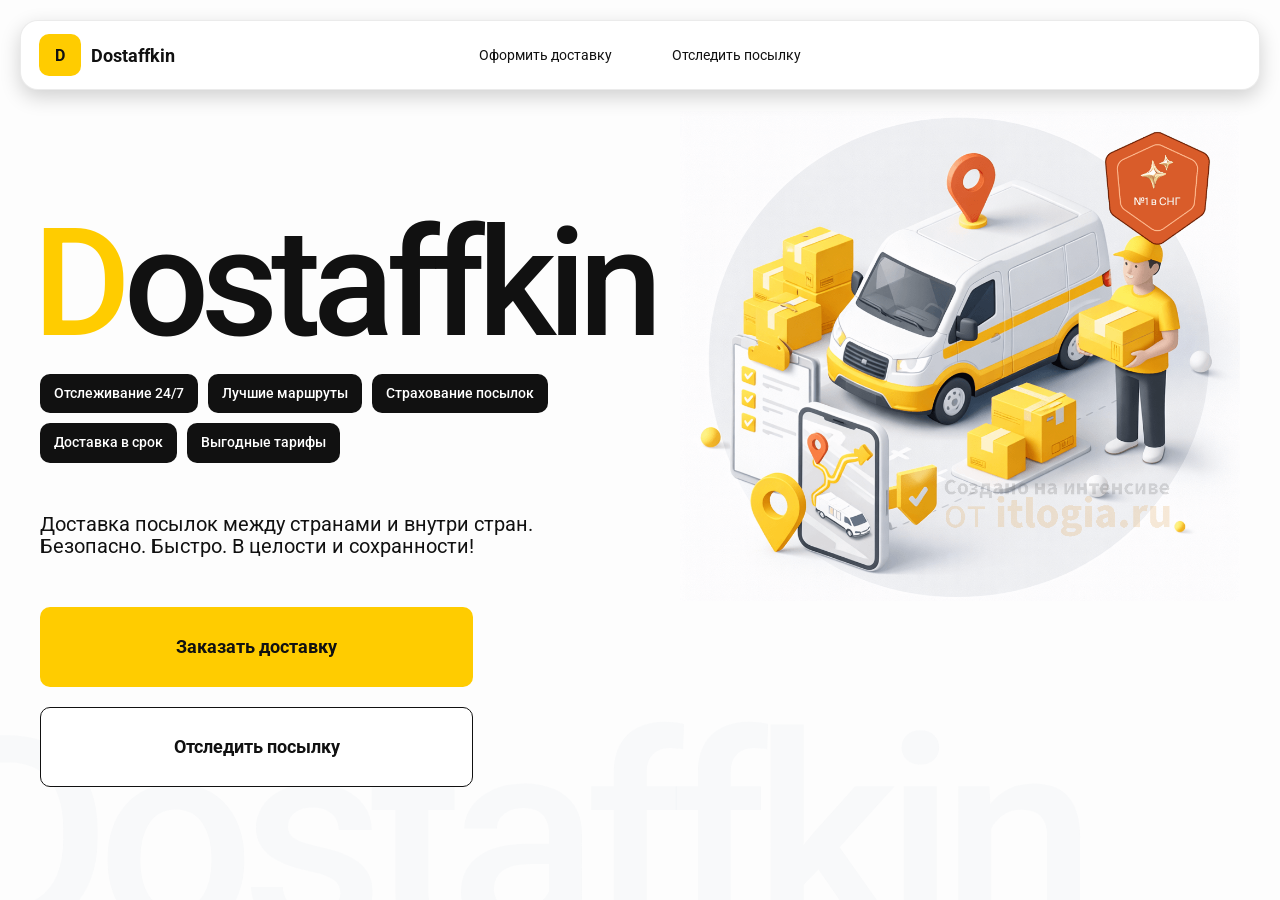
<file: index.html>
<!doctype html>
<html lang="ru">

<head>
    <meta charset="utf-8" />
    <meta name="viewport" content="width=device-width,initial-scale=1,maximum-scale=1,user-scalable=0" />
    <title>Dostaffkin — Доставка посылок между странами и внутри стран. Безопасно. Быстро. В целости и сохранности!
    </title>
    <link rel="stylesheet" href="styles/base.css">
    <link rel="stylesheet" href="styles/base_adaptiv.css">
    <link rel="stylesheet" href="styles/index.css">
    <link rel="stylesheet" href="styles/index_adaptiv.css">

</head>

<body>
    <div class="container">
        <header class="header">
            <a class="header-brand" href="#">
                <div class="header-logo">D</div>
                <div class="header-title">Dostaffkin</div>
            </a>
            <nav class="header-menu">
                <a class="header-link" href="./order.html">Оформить <span>доставку</span></a>
                <a class="header-link" href="./track.html">Отследить <span>посылку</span></a>
            </nav>
        </header>
        <main class="main">
            <section class="main-info">
                <div class="main-title">
                    <span>D</span>ostaffkin
                </div>
                <div class="main-features">
                    <div class="main-feature">Отслеживание 24/7</div>
                    <div class="main-feature">Лучшие маршруты</div>
                    <div class="main-feature">Страхование посылок</div>
                    <div class="main-feature">Доставка в срок</div>
                    <div class="main-feature">Выгодные тарифы</div>
                </div>
                <div class="main-description">
                    Доставка посылок между странами и внутри стран.
                    Безопасно. Быстро. В целости и сохранности!
                </div>
                <div class="main-actions">
                    <a class="button" type="button" href="./order.html">Заказать доставку</a>
                    <a class="button button-white" type="button" href="./track.html">Отследить посылку</a>
                </div>
            </section>
            <div class="main-title-ghost">Dostaffkin</div>
            <section class="main-image">
                <img src="images/main-image.png" alt="Main image" />
            </section>
        </main>
    </div>

</body>

</html>
</file>
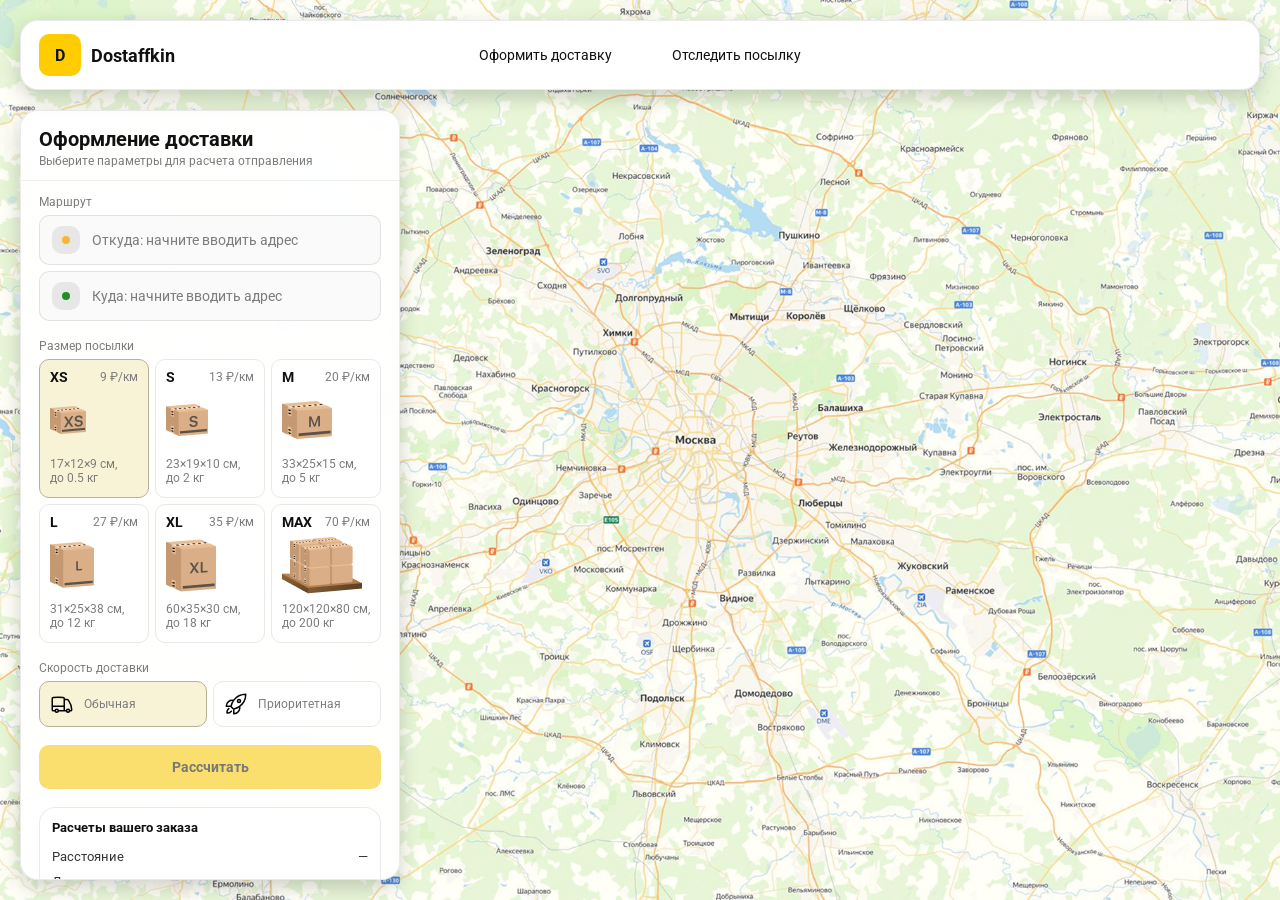
<file: order.html>
<!doctype html>
<html lang="ru">

<head>
    <meta charset="utf-8" />
    <meta name="viewport" content="width=device-width,initial-scale=1,maximum-scale=1,user-scalable=0" />
    <title>Оформление доставки</title>

    <link rel="stylesheet" href="styles/base.css" />
    <link rel="stylesheet" href="styles/base_adaptiv.css" />

    <link rel="stylesheet" href="styles/order.css" />
    <link rel="stylesheet" href="styles/order_adaptiv.css" />
</head>

<body>
    <div id="map"></div>
    <header class="header">
        <a class="header-brand" href="./index.html">
            <div class="header-logo">D</div>
            <div class="header-title">Dostaffkin</div>
        </a>
        <nav class="header-menu">
            <a class="header-link" href="#">Оформить <span>доставку</span></a>
            <a class="header-link" href="./track.html">Отследить <span>посылку</span></a>
        </nav>
    </header>
    <aside class="main" id="sidebar">
        <div class="main-header">
            <div class="main-title">Оформление доставки</div>
            <div class="main-text">Выберите параметры для расчета отправления</div>
        </div>
        <div class="main-content">
            <div class="main-route">
                <div class="main-block-title">Маршрут</div>
                <div class="main-fields">
                    <div class="main-field" id="fromField">
                        <div class="main-pin"></div>
                        <input id="from" placeholder="Откуда: начните вводить адрес" autocomplete="off" />
                        <div class="main-ac" id="fromAc" role="listbox" aria-label="Подсказки адресов"></div>
                    </div>

                    <div class="main-field" id="toField">
                        <div class="main-pin"></div>
                        <input id="to" placeholder="Куда: начните вводить адрес" autocomplete="off" />
                        <div class="main-ac" id="toAc" role="listbox" aria-label="Подсказки адресов"></div>
                    </div>
                </div>
            </div>
            <div class="main-package">
                <div class="main-block-title">Размер посылки</div>

                <div class="main-sizes">
                    <div class="main-size-card is-active" data-value="xs">
                        <div class="main-size-top">
                            <div class="main-size-label">XS</div>
                            <div class="main-size-rate">9 ₽/км</div>
                        </div>
                        <div class="main-size-media">
                            <img src="images/sizes/xs.png" alt="Короб XS" />
                        </div>
                        <div class="main-size-description">17×12×9 см,<br>до 0.5 кг</div>
                    </div>

                    <div class="main-size-card" data-value="s">
                        <div class="main-size-top">
                            <div class="main-size-label">S</div>
                            <div class="main-size-rate">13 ₽/км</div>
                        </div>
                        <div class="main-size-media">
                            <img src="images/sizes/s.png" alt="Короб S" />
                        </div>
                        <div class="main-size-description">23×19×10 см,<br>до 2 кг</div>
                    </div>

                    <div class="main-size-card" data-value="m">
                        <div class="main-size-top">
                            <div class="main-size-label">M</div>
                            <div class="main-size-rate">20 ₽/км</div>
                        </div>
                        <div class="main-size-media">
                            <img src="images/sizes/m.png" alt="Короб M" />
                        </div>
                        <div class="main-size-description">33×25×15 см,<br>до 5 кг</div>
                    </div>

                    <div class="main-size-card" data-value="l">
                        <div class="main-size-top">
                            <div class="main-size-label">L</div>
                            <div class="main-size-rate">27 ₽/км</div>
                        </div>
                        <div class="main-size-media">
                            <img src="images/sizes/l.png" alt="Короб L" />
                        </div>
                        <div class="main-size-description">31×25×38 см,<br>до 12 кг</div>
                    </div>

                    <div class="main-size-card" data-value="xl">
                        <div class="main-size-top">
                            <div class="main-size-label">XL</div>
                            <div class="main-size-rate">35 ₽/км</div>
                        </div>
                        <div class="main-size-media">
                            <img src="images/sizes/xl.png" alt="Короб XL" />
                        </div>
                        <div class="main-size-description">60×35×30 см,<br>до 18 кг</div>
                    </div>

                    <div class="main-size-card" data-value="max">
                        <div class="main-size-top">
                            <div class="main-size-label">MAX</div>
                            <div class="main-size-rate">70 ₽/км</div>
                        </div>
                        <div class="main-size-media main-size-media-palleta">
                            <img src="images/sizes/max.png" alt="Паллета" />
                        </div>
                        <div class="main-size-description">120×120×80 см,<br>до 200 кг</div>
                    </div>
                </div>
            </div>
            <div class="main-speed">
                <div class="main-block-title">Скорость доставки</div>

                <div class="main-speeds">
                    <div class="main-speed-card is-active" data-value="regular">
                        <img class="main-speed-media" src="images/icons/regular.svg" alt="Regular" />
                        <div class="main-speed-description">Обычная</div>
                    </div>
                    <div class="main-speed-card" data-value="fast">
                        <img class="main-speed-media" src="images/icons/fast.svg" alt="Fast" />
                        <div class="main-speed-description">Приоритетная</div>
                    </div>

                </div>
            </div>
            <div class="main-calculate-block">
                <button id="calc" class="button calculate-button" type="button" disabled>Рассчитать</button>
            </div>
            <div class="main-result" id="result">
                <div class="main-result-title">Расчеты вашего заказа</div>
                <div class="main-result-lines">
                    <div class="main-result-line"><span>Расстояние</span><span id="distanceValue">—</span></div>
                    <div class="main-result-line"><span>Доставим через</span><span id="durationValue">—</span></div>
                    <div class="main-result-line"><span>Тариф</span><span id="rateValue">—</span></div>
                </div>
                <div class="main-price">
                    <div class="main-price-label">Итого</div>
                    <div class="main-price-value" id="totalValue">—</div>
                </div>
            </div>
            <div class="main-order-box">
                <div class="main-order-form" id="orderForm">
                    <div class="main-order-title">Оформление доставки</div>
                    <div class="main-block-info-row">
                        <div class="main-block-title">Контакты</div>
                        <div class="order-fields">
                            <div class="main-field">
                                <input id="customerName" placeholder="Ваше имя" autocomplete="off" />
                            </div>
                            <div class="main-field">
                                <input id="customerPhone" placeholder="Ваш телефон" autocomplete="off"
                                    inputmode="tel" />
                            </div>
                        </div>
                    </div>
                    <div class="main-block-info-row extra-info">
                        <div class="main-block-title">Дополнительная информация</div>
                        <div class="main-field textarea">
                            <textarea id="comment" placeholder="Детали доставки и комментарии"></textarea>
                        </div>
                    </div>
                    <button id="submit" class="button main-submit-request" type="button" disabled>Отправить
                        заявку
                    </button>
                </div>

                <div class="main-order-success" id="orderSuccess">
                    <div class="main-success-icon">✓</div>
                    <div class="main-success-title">Заявка отправлена!</div>
                    <div class="main-success-title">Номер отправления – <span id="orderId"></span></div>
                    <div class="main-success-subtitle">Мы скоро свяжемся с вами</div>
                </div>
            </div>
        </div>

    </aside>


</body>

</html>
</file>
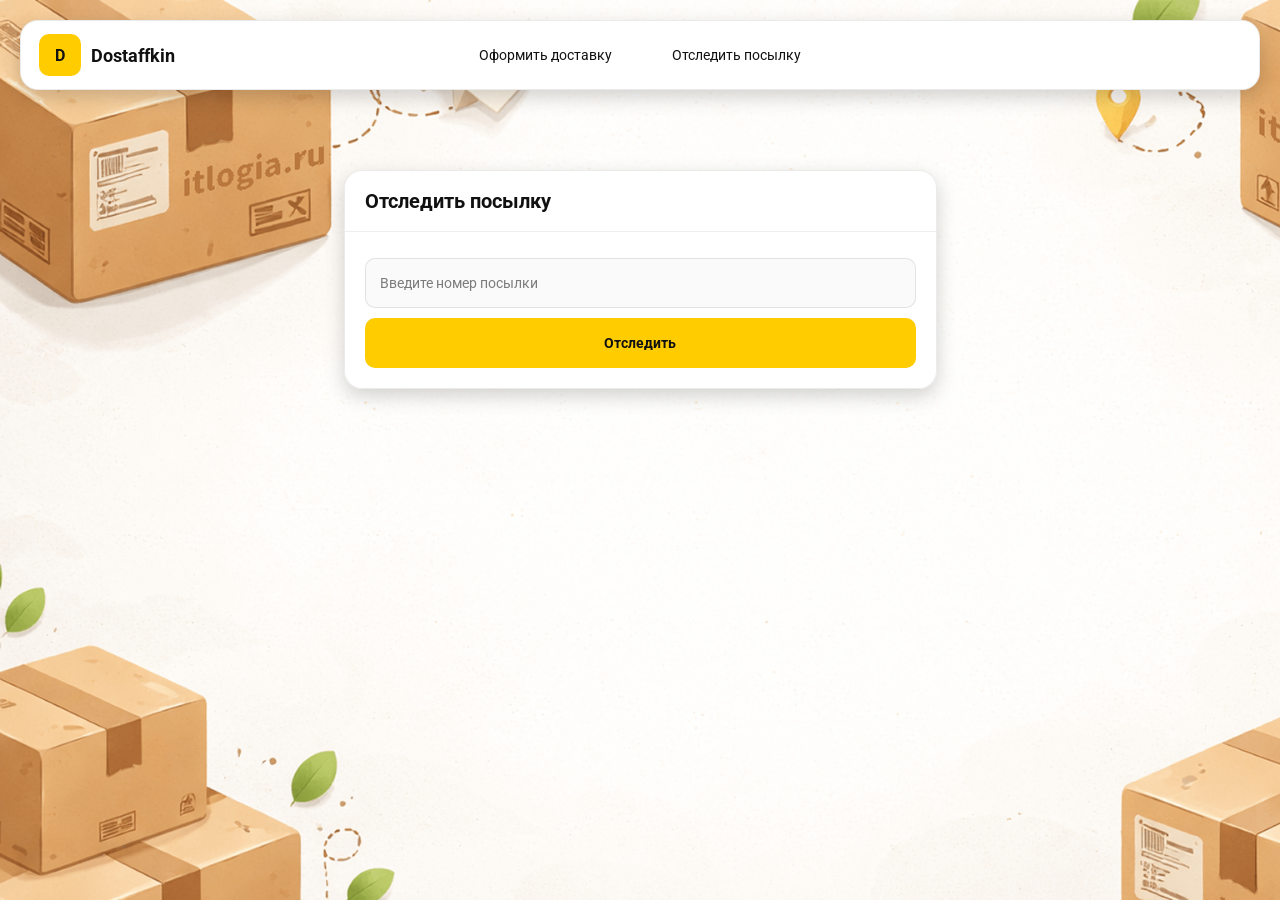
<file: track.html>
<!doctype html>
<html lang="ru">

<head>
    <meta charset="utf-8" />
    <meta name="viewport" content="width=device-width,initial-scale=1,maximum-scale=1,user-scalable=0" />
    <title>Отследить посылку</title>
    <link rel="stylesheet" href="styles/base.css" />
    <link rel="stylesheet" href="styles/base_adaptiv.css" />

    <link rel="stylesheet" href="styles/track.css" />
    <link rel="stylesheet" href="styles/track_adaptiv.css" />
</head>

<body>
    <div class="container">
        <header class="header">
            <a class="header-brand" href="./index.html">
                <div class="header-logo">D</div>
                <div class="header-title">Dostaffkin</div>
            </a>
            <nav class="header-menu">
                <a class="header-link" href="./order.html">Оформить <span>доставку</span></a>
                <a class="header-link" href="#">Отследить <span>посылку</span></a>
            </nav>
        </header>
        <main class="track-content">
            <section class="track-card track-search">
                <div class="track-title">Отследить посылку</div>
                <div class="track-action">
                    <div class="main-field track-field">
                        <input id="trackNumber" placeholder="Введите номер посылки" autocomplete="off" />
                    </div>
                    <button id="trackButton" class="button track-button" type="button">Отследить</button>
                </div>
            </section>
            <section class="track-card track-result" id="trackResult">
                <div class="track-result-header">
                    <div class="track-id" id="trackIdValue"></div>
                    <div class="track-routes">
                        <div class="track-route">
                            <div class="track-route-pin">
                                <svg xmlns="http://www.w3.org/2000/svg" fill="none" viewBox="0 0 24 24"
                                    stroke-width="1.5" stroke="orange" class="size-6">
                                    <path stroke-linecap="round" stroke-linejoin="round"
                                        d="M15 10.5a3 3 0 1 1-6 0 3 3 0 0 1 6 0Z" />
                                    <path stroke-linecap="round" stroke-linejoin="round"
                                        d="M19.5 10.5c0 7.142-7.5 11.25-7.5 11.25S4.5 17.642 4.5 10.5a7.5 7.5 0 1 1 15 0Z" />
                                </svg>
                            </div>
                            <div class="track-route-address" id="trackFromValue">
                                Откуда: Москва, улица Арбат, 1
                            </div>
                        </div>
                        <div class="track-route track-route-arrow">
                            <svg xmlns="http://www.w3.org/2000/svg" fill="none" viewBox="0 0 24 24" stroke-width="1.5"
                                stroke="currentColor" class="size-6">
                                <path stroke-linecap="round" stroke-linejoin="round"
                                    d="M19.5 13.5 12 21m0 0-7.5-7.5M12 21V3" />
                            </svg>
                        </div>
                        <div class="track-route">
                            <div class="track-route-pin">
                                <svg xmlns="http://www.w3.org/2000/svg" fill="none" viewBox="0 0 24 24"
                                    stroke-width="1.5" stroke="green" class="size-6">
                                    <path stroke-linecap="round" stroke-linejoin="round"
                                        d="M15 10.5a3 3 0 1 1-6 0 3 3 0 0 1 6 0Z" />
                                    <path stroke-linecap="round" stroke-linejoin="round"
                                        d="M19.5 10.5c0 7.142-7.5 11.25-7.5 11.25S4.5 17.642 4.5 10.5a7.5 7.5 0 1 1 15 0Z" />
                                </svg>
                            </div>
                            <div class="track-route-address" id="trackToValue">
                                Куда: Минск, проспект Независимости, 58
                            </div>
                        </div>
                    </div>
                </div>
                <div class="track-info">
                    <div class="track-status-title">Статус данной посылки:</div>
                    <div class="track-status-list" id="trackStatusList">


                        <div class="track-status created">
                            <img src="images/icons/created.svg" class="track-status-icon" alt="Created">
                            <div class="track-status-text">
                                <div class="track-status-text-state">Создан</div>
                                <div class="track-status-text-date">10.01.2026</div>
                            </div>
                        </div>

                        <div class="track-status in-way">
                            <img src="images/icons/in-way.svg" class="track-status-icon" alt="In way">
                            <div class="track-status-text">
                                <div class="track-status-text-state">В пути: Москва</div>
                                <div class="track-status-text-date">18.01.2026</div>
                            </div>
                        </div>

                        <div class="track-status ready">
                            <img src="images/icons/ready.svg" class="track-status-icon" alt="Ready">
                            <div class="track-status-text">
                                <div class="track-status-text-state">Готов к выдаче</div>
                                <div class="track-status-text-date">25.01.2026</div>
                            </div>
                        </div>

                        <div class="track-status done">
                            <img src="images/icons/done.svg" class="track-status-icon" alt="Done">
                            <div class="track-status-text">
                                <div class="track-status-text-state">Вручен</div>
                                <div class="track-status-text-date">27.01.2026</div>
                            </div>
                        </div>

                    </div>
                </div>
            </section>
        </main>
    </div>
</body>

</html>
</file>
<file: styles/base.css>
*, *::before, *::after {
    box-sizing: border-box;
}

@font-face {
    font-family: "Roboto";
    src: url("../fonts/Roboto-Regular.ttf");
    font-weight: normal;
}

@font-face {
    font-family: "Roboto";
    src: url("../fonts/Roboto-Bold.ttf");
    font-weight: bold;
}

@font-face {
    font-family: "Roboto";
    src: url("../fonts/Roboto-Medium.ttf");
    font-weight: 500;
}

html, body {
    margin: 0;
    color: #111111;
    font-family: "Roboto", sans-serif;
}

body {
    background: #FDFDFD;
}

.header {
    border-radius: 18px;
    box-shadow: 0 7px 20px 0 #0000002E;
    backdrop-filter: blur(10px);
    background: #ffffff;
    left: 20px;
    border: 1px solid rgba(0, 0, 0, 0.08);
    position: fixed;
    right: 20px;
    top: 20px;
    padding: 14px 18px;
    height: 70px;
    display: flex;
    align-items: center;
    z-index: 6;
}

.header-brand {
    display: flex;
    align-items: center;
    text-decoration: none;
    gap: 10px;
}

.header-logo {
    width: 42px;
    height: 42px;
    border-radius: 10px;
    background: #FFCC00;
    display: grid;
    place-items: center;
    font-weight: bold;
    color: #111;
}

.header-title {
    font-size: 18px;
    font-weight: bold;
    color: #111111;
    text-decoration: none;
}

.header-menu {
    display: flex;
    align-items: center;
    gap: 60px;
    margin: 0;
    position: absolute;
    left: 50%;
    transform: translateX(-50%);
}

.header-link {
    font-size: 14px;
    color: #111111;
    text-decoration: none;
}

.main-actions {
    margin-top: 50px;
    display: flex;
    flex-direction: column;
    gap: 20px;
}

.main-actions .button {
    height: 80px;
    width: 433px;
    font-size: 18px;
    font-weight: bold;
    place-items: center;
    display: grid;
}

.button {
    border: 0;
    outline: none;
    height: 44px;
    border-radius: 10px;
    font-size: 14px;
    font-weight: bold;
    cursor: pointer;
    font-family: inherit;
    transition: transform .08s ease, opacity .12s ease;
    background: #ffcc00;
    color: #111111;
    text-align: center;
    text-decoration: none;
}

.button:hover {
    background-color: #E5BC19;
}

.button:disabled {
    cursor: not-allowed;
    background-color: #FADE6E;
    color: #787878;
    transform: none;
}

.button.button-white {
    background: #ffffff;
    border: 1px solid #111111;
}

.button.button-white:hover {
    background: rgb(241 241 241);
}

.main-field {
    display: flex;
    align-items: center;
    margin-top: 6px;
    gap: 10px;
    border: 1px solid #1111111A;
    background: #FAFAFA;
    border-radius: 10px;
    padding: 10px 12px;
    position: relative;
    box-sizing: border-box;
    height: 50px;
}

.main-field.textarea {
    height: auto;
}

.main-pin {
    width: 28px;
    height: 28px;
    border-radius: 10px;
    background: rgba(17, 17, 17, 0.08);
    display: grid;
    place-items: center;
    flex: 0 0 auto;
    position: relative;
}

.main-pin::before {
    content: "";
    width: 8px;
    height: 8px;
    border-radius: 999px;
    background: orange;
    opacity: .75;
    display: block;
}

.main-field:last-child .main-pin::before {
    background: green;
    opacity: .85;
}

input, textarea {
    width: 100%;
    border: 0;
    outline: none;
    background: transparent;
    font-size: 14px;
    color: #111111;
    font-family: inherit;
}

textarea {
    resize: vertical;
    min-height: 72px;
    padding: 2px 0;
}

input::placeholder, textarea::placeholder {
    color: #7C7C7C;
}

.main-field:focus-within {
    border-color: rgba(0, 0, 0, 0.20);
    box-shadow: 0 0 0 4px rgba(255, 204, 0, 0.35);
    background: rgba(255, 255, 255, 0.75);
}
</file>
<file: styles/base_adaptiv.css>
@media (max-width: 767px) {
    .header {
        left: 10px;
        right: 10px;
        top: 10px;
    }

    .header-link span {
        display: none;
    }

    .header-menu {
        gap: 20px;
        justify-content: flex-start;
        margin: 0 0 0 30px;
        position: static;
        transform: none;
    }
}

@media (max-width: 420px) {
    .header-title {
        display: none;
    }
}

@media (max-width: 374px) {
    .header-menu {
        gap: 10px;
        margin: 0 0 0 10px;
    }
}
</file>
<file: styles/index.css>
.container {
    overflow: hidden;
    min-height: 100vh;
}

.main {
    padding: 111px 40px 40px;
    position: relative;
    display: flex;
}

.main-info {
    max-width: 840px;
    width: 100%;
    position: relative;
}

.main-title {
    margin-top: 98px;
    font-weight: 500;
    font-size: 200px;
    line-height: 1;
    letter-spacing: -0.05em;
    color: #111111;
    left: -15px;
    position: relative;
}

.main-title span {
    color: #ffcc00;
}

.main-features {
    margin-top: 15px;
    display: flex;
    flex-wrap: wrap;
    gap: 10px;
}

.main-feature {
    background: #111111;
    color: #ffffff;
    padding: 12px 14px;
    font-weight: 500;
    font-size: 14px;
    line-height: 1.1;
    border-radius: 10px;
}

.main-description {
    margin-top: 50px;
    max-width: 500px;
    font-size: 20px;
    line-height: 1.1;
    color: #111111;
}

.main-title-ghost {
    position: absolute;
    z-index: -1;
    left: -70px;
    bottom: -150px;
    font-weight: 500;
    font-size: 278px;
    line-height: 1;
    letter-spacing: -0.05em;
    color: #ECEDF04D;
}

.main-image {
    width: 1024px;
    top: 100px;
    z-index: -2;
}

.main-image img {
    width: 100%;
    max-width: 1024px;
    height: auto;
    display: block;
}
</file>
<file: styles/index_adaptiv.css>
@media (max-width: 1760px) {
    .main-title {
        font-size: 150px;
        left: -7px;
    }

    .main-info {
        max-width: 640px;
    }
}

@media (max-width: 1200px) {
    .main-info {
        max-width: 540px;
    }

    .main {
        padding: 111px 20px 20px;
    }

    .main-title {
        font-size: 120px;
        left: -4px;
    }

    .main-title-ghost {
        font-size: 220px;
    }
}

@media (max-width: 1024px) {
    .main-title {
        margin-top: 30px;
    }

    .main {
        flex-direction: column-reverse;
    }

    .main-image {
        max-width: 350px;
        position: absolute;
        left: 370px;
        top: 370px;
    }

    .main-info {
        max-width: 100%;
    }

    .main-actions {
        gap: 10px;
    }

    .main-actions .button {
        height: 50px;
        font-size: 14px;
        width: auto;
        max-width: 300px;
    }

    .main-description {
        max-width: 350px;
    }
}

@media (max-width: 570px) {
    .main-title {
        font-size: 88px;
    }

    .main-description {
        max-width: 100%
    }

    .main-actions {
       width: 100%;
    }

    .main-actions .button {
        width: 100%;
        max-width: 100%
    }

    .main-image {
        max-width: 650px;
        position: absolute;
        left: 170px;
        top: 70px;
        opacity: 0.2;
    }
}

@media (max-width: 400px) {
    .main-title {
        font-size: 70px;
    }
}
</file>
<file: styles/order.css>
#map {
    background-image: url("../images/order-bg.png");
    background-size: cover;
    position: fixed;
    inset: 0;
}

.main {
    border-radius: 18px;
    box-shadow: 0 7px 20px 0 #0000002E;
    backdrop-filter: blur(10px);
    background: rgba(255, 255, 255, 0.96);
    left: 20px;
    border: 1px solid rgba(0, 0, 0, 0.08);
    position: fixed;
    top: 110px;
    bottom: 20px;
    width: 380px;
    display: flex;
    flex-direction: column;
    overflow: hidden;
    z-index: 5;
}

.main-header {
    padding: 18px 18px 12px 18px;
    border-bottom: 1px solid rgba(0, 0, 0, 0.06);
    display: flex;
    flex-direction: column;
}

.main-title {
    font-size: 20px;
    line-height: 100%;
    font-weight: bold;
}

.main-text {
    font-size: 12px;
    margin-top: 5px;
    color: #7C7C7C;
}

.main-content {
    padding: 14px 18px 18px 18px;
    overflow: auto;
    scrollbar-width: none;
    display: flex;
    flex-direction: column;
    gap: 18px;
    flex: 1;
}

.main-block-title {
    font-size: 12px;
    color: #7C7C7C;
}

.main-route .main-block-title,
.main-package .main-block-title {
    margin-bottom: 6px;
}

.main-sizes {
    display: grid;
    gap: 6px;
    grid-template-columns: repeat(3, 1fr);
}

.main-size-card {
    border: 1px solid #E8E8E7;
    background: #FFFFFF;
    border-radius: 10px;
    padding: 10px;
    cursor: pointer;
    user-select: none;
    transition: transform .08s ease, border-color .12s ease, background .12s ease;
    min-height: 139px;
}

.main-size-card:hover {
    transform: translateY(-1px);
}

.main-size-card.is-active {
    background-color: #F8F2D6;
    border-color: #B7B196;
}

.main-size-top {
    display: flex;
    align-items: center;
    justify-content: space-between;
}

.main-size-label {
    font-weight: bold;
    font-size: 14px;
    color: #111111;
    line-height: 100%;
}

.main-size-rate {
    font-size: 12px;
    color: #7C7C7C;
    line-height: 100%;
}

.main-size-media {
    margin-top: 8px;
    height: 57px;
}

.main-size-description {
    margin-top: 8px;
    font-size: 12px;
    color: #7C7C7C;
    line-height: 1.2;
}

.calculate-button {
    width: 100%;
}

.main-result {
    border: 1px solid rgba(0, 0, 0, 0.08);
    background: rgba(255, 255, 255, 0.75);
    border-radius: 16px;
    padding: 12px;
    line-height: 1.25;
}

.main-result-title {
    font-weight: bold;
    font-size: 13px;
    color: #111111;
    margin-bottom: 13px;
}

.main-result-lines {
    gap: 8px;
    display: flex;
    flex-direction: column;
}

.main-result-line {
    font-size: 13px;
    color: rgba(17, 17, 17, 0.85);
    display: flex;
    justify-content: space-between;
}

.main-price {
    margin-top: 18px;
    padding-top: 10px;
    border-top: 1px dashed rgba(0, 0, 0, 0.12);
    display: flex;
    align-items: baseline;
    justify-content: space-between;
}

.main-price-label {
    font-size: 12px;
    color: rgba(17, 17, 17, 0.55);
}

.main-price-value {
    font-size: 20px;
    font-weight: bold;
    color: #111111;
    letter-spacing: -0.3px;
}

.main-order-box {
    background: #ffffff;
    border: 1px solid #E8E8E7;
    border-radius: 10px;
    padding: 12px;
}

.main-order-title {
    margin-bottom: 8px;
    font-weight: bold;
    font-size: 14px;
    color: #111111;
}

.main-block-info {
    display: flex;
    flex-direction: column;
    gap: 6px;
}

.order-fields {
    display: grid;
    grid-template-columns: 1fr 1fr;
    column-gap: 10px;
    margin-top: 6px;
}

.main-block-info-row.extra-info {
    display: block;
    margin-top: 13px;
}

.main-submit-request {
    width: 100%;
    margin-top: 6px;
}

.main-order-success {
    display: none;
    text-align: center;
    padding: 22px 12px;
    gap: 12px;
}

.main-order-success.is-visible {
    display: flex;
    flex-direction: column;
    align-items: center;
}

.main-success-icon {
    width: 56px;
    height: 56px;
    border-radius: 50%;
    background: #16a34a;
    color: #ffffff;
    display: grid;
    place-items: center;
    font-size: 30px;
}

.main-success-title {
    font-size: 14px;
    font-weight: bold;
    color: #111111;
}

.main-success-subtitle {
    font-size: 12px;
    color: rgba(17, 17, 17, 0.55);
    line-height: 1.3;
}

.main-speed .main-block-title {
    margin-bottom: 6px;
}

.main-speeds {
    display: grid;
    gap: 6px;
    grid-template-columns: repeat(2, 1fr);
}

.main-speed-card {
    border: 1px solid #E8E8E7;
    background: #FFFFFF;
    border-radius: 10px;
    padding: 10px;
    cursor: pointer;
    user-select: none;
    transition: transform .08s ease, border-color .12s ease, background .12s ease;
    display: flex;
    align-items: center;
    gap: 10px;
}

.main-speed-card:hover {
    transform: translateY(-1px);
}

.main-speed-card.is-active {
    background-color: #F8F2D6;
    border-color: #B7B196;
}

.main-speed-description {
    font-size: 12px;
    color: #7C7C7C;
    line-height: 1.2;
}
</file>
<file: styles/order_adaptiv.css>
@media (max-width: 767px) {
    .main {
        left: 10px;
        right: 10px;
        top: 50%;
        bottom: 12px;
        width: auto;
        max-width: none;
    }
}

@media (max-width: 420px) {
    .main-sizes {
        grid-template-columns: repeat(2, 1fr);
    }
}
</file>
<file: styles/track.css>
.container {
    background: #F4F4F4 url("../images/track-bg.png");
    background-size: cover;
    min-height: 100vh;
    padding: 170px 0 50px 0;
}

.track-content {
    width: 593px;
    margin: 0 auto;
}

.track-card {
    width: 100%;
    border-radius: 18px;
    box-shadow: 0 7px 20px 0 #0000002E;
    backdrop-filter: blur(10px);
    background: rgba(255, 255, 255, 0.96);
    border: 1px solid rgba(0, 0, 0, 0.08);
}

.track-title {
    font-size: 20px;
    line-height: 100%;
    font-weight: bold;
    border-bottom: 1px solid #EEEEEE;
    padding: 20px;
}

.track-action {
    padding: 20px;
}

.track-button {
    width: 100%;
    height: 50px;
}

.track-field {
    margin-bottom: 10px;
}

.track-result {
    margin-top: 5px;
    display: none;
}

.track-result.is-visible {
    display: block;
}

.track-result-header {
    font-weight: bold;
    font-size: 14px;
    color: #111111;
    padding: 20px;
    border-bottom: 1px solid #EEEEEE;
}

.track-id {
    margin-bottom: 12px;
    font-size: 20px;
}

.track-routes {
    display: flex;
    flex-direction: column;
    gap: 10px;
    font-weight: normal;
}

.track-route {
    display: flex;
    align-items: center;
    gap: 10px;
}

.track-route-pin {
    width: 24px;
    height: 24px;
    flex-shrink: 0;
}

.track-route-arrow {
    padding: 15px 0;
    width: 24px;
    height: 24px;
}

.track-info {
    padding: 20px;
}

.track-status {
    display: flex;
    align-items: center;
    font-size: 12px;
    gap: 10px;
}

.track-status-title {
    font-size: 14px;
    color: #111111;
    margin-bottom: 20px;
}

.track-status-list {
    display: flex;
    flex-direction: column;
    gap: 15px;
}

.track-status-icon {
    width: 40px;
    height: 40px;
    border-radius: 50%;
    background: rgba(17, 17, 17, 0.08);
    display: grid;
    place-items: center;
    flex: 0 0 auto;
}

.track-status.created .track-status-icon {
    background-color: #F1CB00;
}

.track-status.in-way .track-status-icon {
    background-color: #F08A11;
}

.track-status.ready .track-status-icon {
    background-color: #A35D0A;
}

.track-status.done .track-status-icon {
    background-color: #37C93B;
}

.track-status-text {
    display: flex;
    align-items: center;
    justify-content: space-between;
    color: #111111;
    font-size: 12px;
    flex: 1;
}

.track-status-date {
    color: rgba(17, 17, 17, 0.55);
}
</file>
<file: styles/track_adaptiv.css>
@media (max-width: 767px) {
    .container {
        padding: 130px 0 50px 0;
    }

    .track-content {
        width: 100%;
        padding-left: 10px;
        padding-right: 10px;
    }

    .track-result-header {
        padding: 20px;
    }
}
</file>
